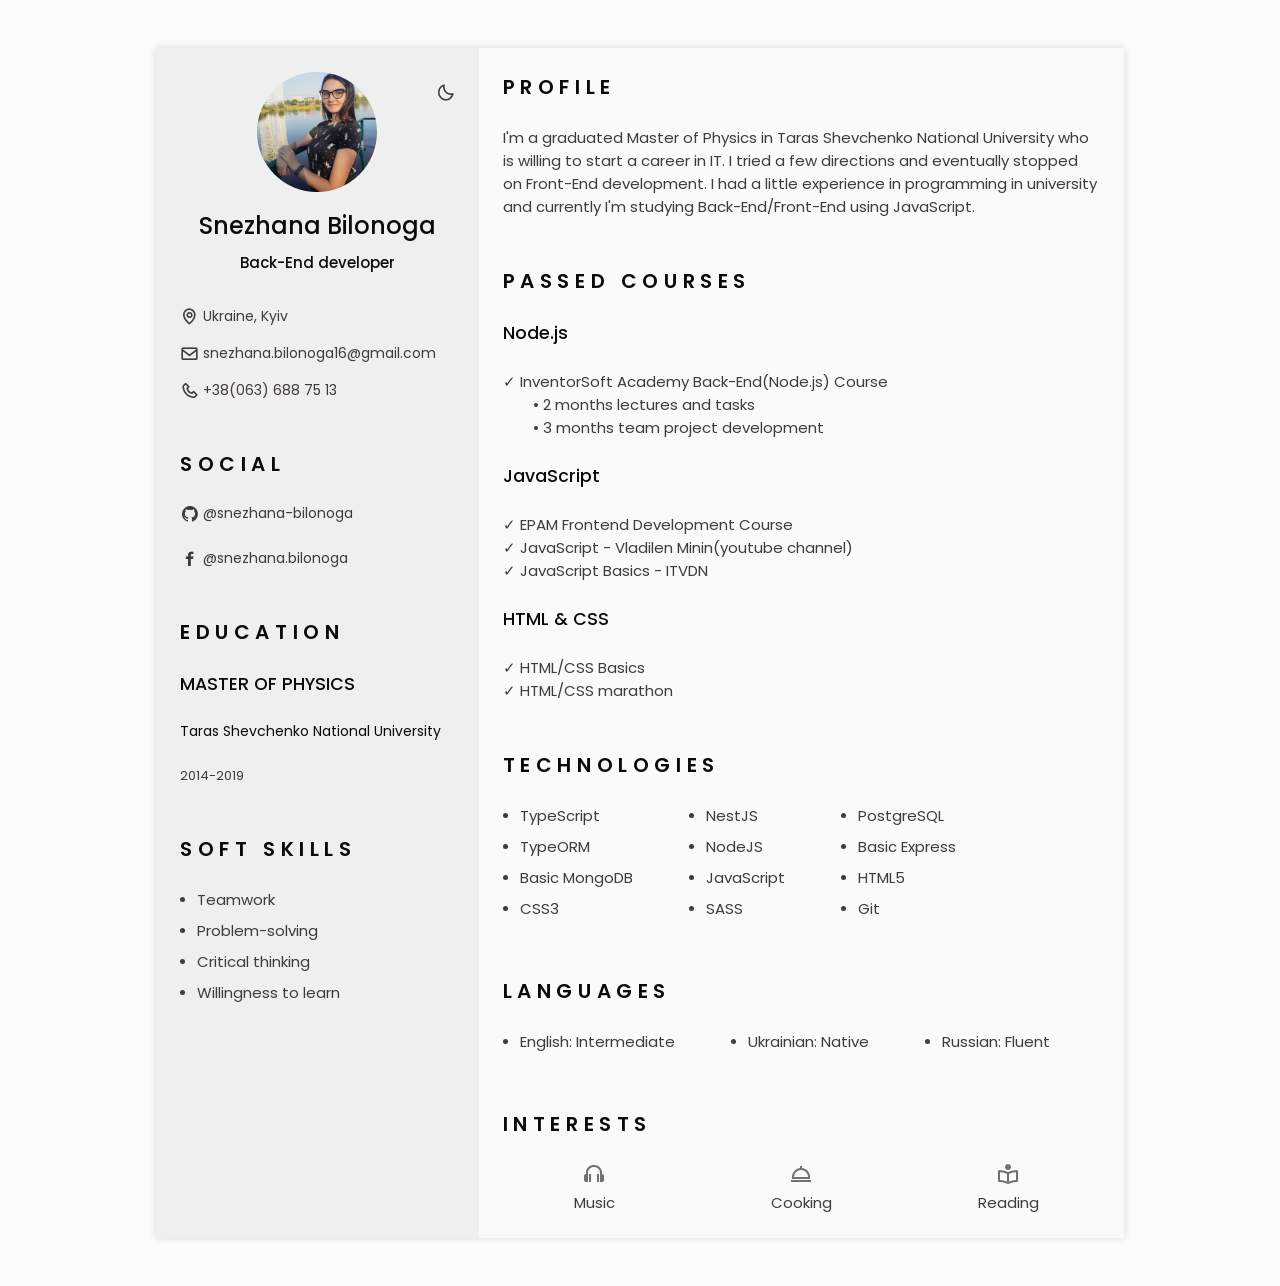
<file: index.html>
<!DOCTYPE html>
<html lang="en">
    <head>
        <meta charset="UTF-8" />
        <meta http-equiv="X-UA-Compatible" content="IE=edge" />
        <meta name="viewport" content="width=device-width, initial-scale=1.0" />
        <link
            rel="stylesheet"
            href="https://cdn.jsdelivr.net/npm/boxicons@latest/css/boxicons.min.css"
        />
        <link rel="stylesheet" href="./assets/css/styles.css" />
        <title>Resume</title>
    </head>
    <body>
        <header class="l-header" id="header">
            <nav class="nav bd-container">
                <a href="#" class="nav_logo">Snezhana</a>
                <div class="nav_menu" id="nav-menu">
                    <ul class="nav_list">
                        <li class="nav_item">
                            <a href="#home" class="nav_link active-link">
                                <i class="bx bx-home nav_icon">Home</i>
                            </a>
                        </li>
                        <li class="nav_item">
                            <a href="#education" class="nav_link">
                                <i class="bx bx-book nav_icon">Education</i>
                            </a>
                        </li>
                        <li class="nav_item">
                            <a href="#skills" class="nav_link">
                                <i class="bx bx-receipt nav_icon">Skills</i>
                            </a>
                        </li>
                        <li class="nav_item">
                            <a href="#profile" class="nav_link">
                                <i class="bx bx-user nav_icon">Profile</i>
                            </a>
                        </li>
                        <li class="nav_item">
                            <a href="#experience" class="nav_link">
                                <i class="bx bx-edit-alt nav_icon"
                                    >Passed courses</i
                                >
                            </a>
                        </li>
                    </ul>
                </div>
                <div class="nav_toggle" id="nav-toggle">
                    <i class="bx bx-grid-alt"></i>
                </div>
            </nav>
        </header>
        <main class="l-main bd-container">
            <div class="resume" id="area-cv">
                <div class="resume_left">
                    <section class="home" id="home">
                        <div class="home_container section bd-grid">
                            <div class="home_data bd-grid">
                                <img
                                    src="./assets/img/photo_2020-09-20_16-34-51.jpg"
                                    alt=""
                                    class="home_img"
                                />

                                <h1 class="home_title">Snezhana Bilonoga</h1>
                                <h3 class="home_profession">
                                    Back-End developer
                                </h3>
                            </div>
                            <div class="home_address bd-grid">
                                <span class="home_information">
                                    <i class="bx bx-map home_icon"></i>Ukraine,
                                    Kyiv
                                </span>
                                <span class="home_information">
                                    <i class="bx bx-envelope home_icon"></i
                                    >snezhana.bilonoga16@gmail.com
                                </span>
                                <span class="home_information">
                                    <i class="bx bx-phone home_icon"></i
                                    >+38(063) 688 75 13
                                </span>
                            </div>
                        </div>
                        <i
                            class="bx bx-moon change-theme"
                            title="Theme"
                            id="theme-button"
                        ></i>
                    </section>
                    <section class="social section">
                        <h2 class="section-title">SOCIAL</h2>
                        <div class="social_container bd-grid">
                            <a
                                href="https://github.com/snezhana-bilonoga"
                                target="_blank"
                                class="social_link"
                            >
                                <i class="bx bxl-github social_icon"></i
                                >@snezhana-bilonoga
                            </a>
                            <a
                                href="https://www.facebook.com/snezhana.bilonoga"
                                target="_blank"
                                class="social_link"
                            >
                                <i class="bx bxl-facebook social_icon"></i
                                >@snezhana.bilonoga
                            </a>
                        </div>
                    </section>
                    <section class="education section" id="education">
                        <h2 class="section-title">Education</h2>

                        <div class="education_container bd-grid">
                            <div class="education_content">
                                <div class="education_data bd-grid">
                                    <h3 class="education_title">
                                        MASTER OF PHYSICS
                                    </h3>
                                    <span class="education_studies"
                                        >Taras Shevchenko National
                                        University</span
                                    >
                                    <span class="education_year"
                                        >2014-2019</span
                                    >
                                </div>
                            </div>
                        </div>
                    </section>
                    <section class="skills section">
                        <h2 class="section-title">Soft Skills</h2>

                        <div class="skills_content bd-grid">
                            <ul class="skills_data">
                                <li class="skills_name">
                                    <span class="skills_circle"></span>Teamwork
                                </li>
                                <li class="skills_name">
                                    <span class="skills_circle"></span
                                    >Problem-solving
                                </li>
                                <li class="skills_name">
                                    <span class="skills_circle"></span>Critical
                                    thinking
                                </li>
                                <li class="skills_name">
                                    <span class="skills_circle"></span
                                    >Willingness to learn
                                </li>
                            </ul>
                        </div>
                    </section>
                </div>
                <div class="resume_right">
                    <section class="profile section" id="profile">
                        <h2 class="section-title">Profile</h2>
                        <p class="profile_description">
                            I'm a graduated Master of Physics in Taras
                            Shevchenko National University who is willing to
                            start a career in IT. I tried a few directions and
                            eventually stopped on Front-End development. I had a
                            little experience in programming in university and
                            currently I'm studying Back-End/Front-End using
                            JavaScript.
                        </p>
                    </section>
                    <section class="experience section" id="experience">
                        <h2 class="section-title">Passed courses</h2>

                        <div class="experience-container bd-grid">
                            <div class="experience_content">
                                <div class="experience_data bd-grid">
                                    <h3 class="experience_title">Node.js</h3>
                                    <ul class="experience-courses">
                                        <li class="experience-course-item">
                                            InventorSoft Academy
                                            Back-End(Node.js) Course
                                            <ul>
                                                <li
                                                    class="experience-technologies"
                                                >
                                                    2 months lectures and tasks
                                                </li>
                                                <li
                                                    class="experience-technologies"
                                                >
                                                    3 months team project
                                                    development
                                                </li>
                                            </ul>
                                        </li>
                                    </ul>
                                    <h3 class="experience_title">JavaScript</h3>
                                    <ul class="experience-courses">
                                        <li class="experience-course-item">
                                            EPAM Frontend Development Course
                                        </li>
                                        <li class="experience-course-item">
                                            JavaScript - Vladilen Minin(youtube
                                            channel)
                                        </li>
                                        <li class="experience-course-item">
                                            JavaScript Basics - ITVDN
                                        </li>
                                    </ul>
                                </div>
                            </div>
                            <div class="experience_content">
                                <div class="experience_data bd-grid">
                                    <h3 class="experience_title">HTML & CSS</h3>
                                    <ul class="experience-courses">
                                        <li class="experience-course-item">
                                            HTML/CSS Basics
                                        </li>
                                        <li class="experience-course-item">
                                            HTML/CSS marathon
                                        </li>
                                    </ul>
                                </div>
                            </div>
                        </div>
                    </section>
                    <section class="technologies section">
                        <h2 class="section-title">Technologies</h2>

                        <div class="technologies_container">
                            <ul class="technologies_content bd-grid">
                                <li class="technologies_name">
                                    <span class="technologies_circle"></span
                                    >TypeScript
                                </li>
                                <li class="technologies_name">
                                    <span class="technologies_circle"></span
                                    >NestJS
                                </li>
                                <li class="technologies_name">
                                    <span class="technologies_circle"></span
                                    >PostgreSQL
                                </li>
                                <li class="technologies_name">
                                    <span class="technologies_circle"></span
                                    >TypeORM
                                </li>
                                <li class="technologies_name">
                                    <span class="technologies_circle"></span
                                    >NodeJS
                                </li>
                                <li class="technologies_name">
                                    <span class="technologies_circle"></span
                                    >Basic Express
                                </li>
                                <li class="technologies_name">
                                    <span class="technologies_circle"></span
                                    >Basic MongoDB
                                </li>
                                <li class="technologies_name">
                                    <span class="technologies_circle"></span
                                    >JavaScript
                                </li>
                                <li class="technologies_name">
                                    <span class="technologies_circle"></span
                                    >HTML5
                                </li>
                                <li class="technologies_name">
                                    <span class="technologies_circle"></span
                                    >CSS3
                                </li>
                                <li class="technologies_name">
                                    <span class="technologies_circle"></span
                                    >SASS
                                </li>
                                <li class="technologies_name">
                                    <span class="technologies_circle"></span>Git
                                </li>
                            </ul>
                        </div>
                    </section>
                    <section class="languages section">
                        <h2 class="section-title">Languages</h2>

                        <div class="languages_container">
                            <ul class="languages_content bd-grid">
                                <li class="languages_name">
                                    <span class="languages_circle"></span
                                    >English: Intermediate
                                </li>
                                <li class="languages_name">
                                    <span class="languages_circle"></span
                                    >Ukrainian: Native
                                </li>
                                <li class="languages_name">
                                    <span class="languages_circle"></span
                                    >Russian: Fluent
                                </li>
                            </ul>
                        </div>
                    </section>
                    <section class="interests section">
                        <h2 class="section-title">Interests</h2>

                        <div class="interests_container bd-grid">
                            <div class="interests_content">
                                <i class="bx bx-headphone interests_icon"></i>
                                <span class="interests_name">Music</span>
                            </div>
                            <div class="interests_content">
                                <i class="bx bx-dish interests_icon"></i>
                                <span class="interests_name">Cooking</span>
                            </div>
                            <div class="interests_content">
                                <i class="bx bx-book-reader interests_icon"></i>
                                <span class="interests_name">Reading</span>
                            </div>
                        </div>
                    </section>
                </div>
            </div>
        </main>
        <a href="#" class="scrolltop" id="scroll-top">
            <i class="bx bx-up-arrow-alt scrolltop_icon"></i>
        </a>
        <script src="./assets/js/index.js"></script>
    </body>
</html>
</file>
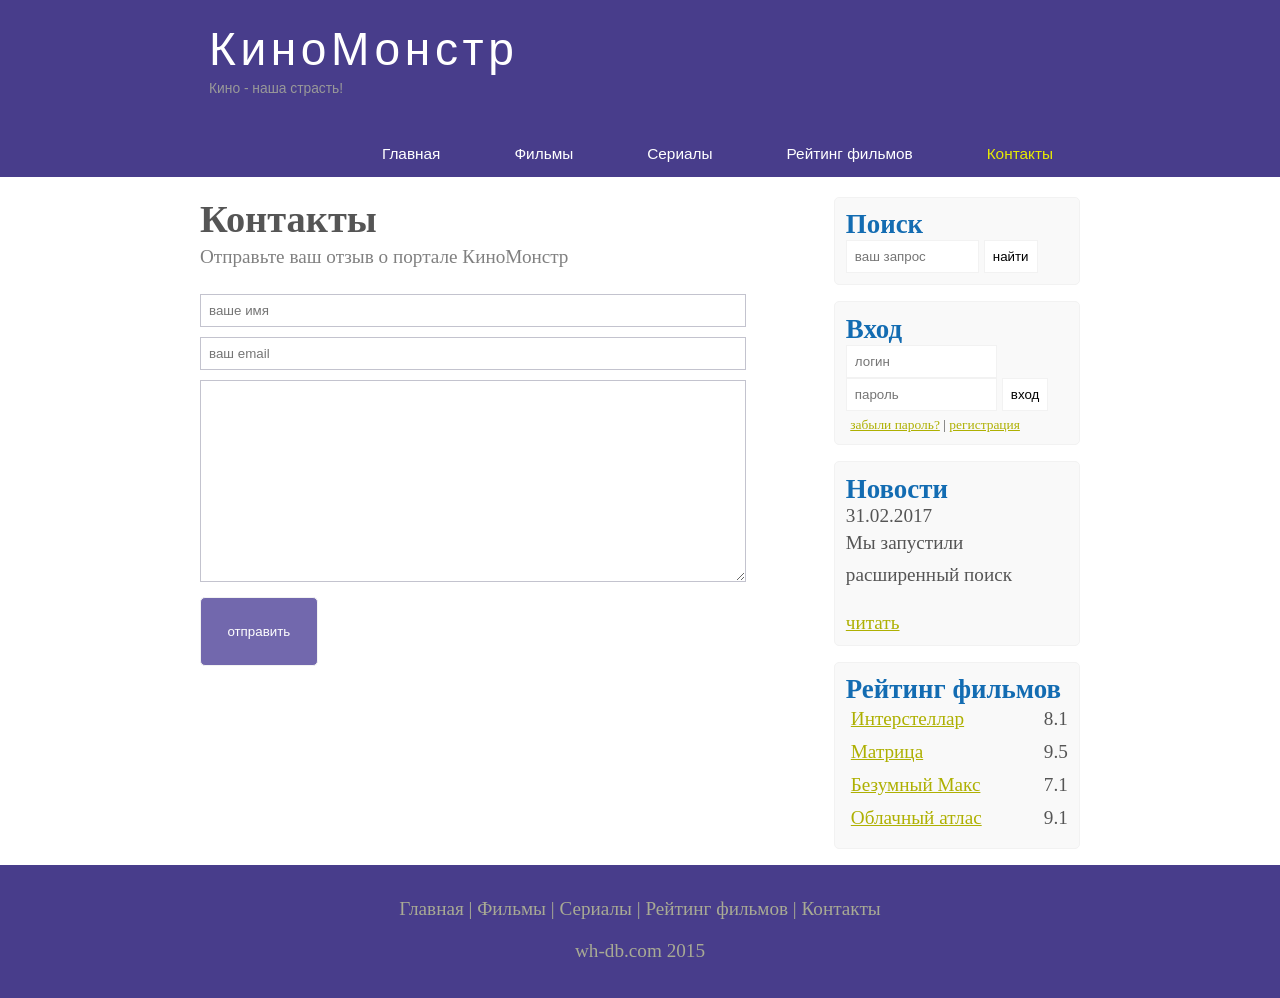
<file: contact.html>
<!DOCTYPE html>
<html lang="en">
<head>
    <meta charset="UTF-8">
    <meta name="viewport" content="width=device-width, initial-scale=1.0">
    <meta name= "description" content="Киномонстр - это портал о кино">
    <meta name="keywords" content="фильмы, фильмы онлайн, hd"> 
    <title>Document</title>
    <link rel="stylesheet" href="assets/css/style.css">
</head>
<body>
    <div class="main">
        <div class="header">
            <div class="logo">
                <div class="logo_text">
                    <h1><a href="/">КиноМонстр</a></h1>
                    <h2>Кино - наша страсть!</h2>
                </div>
            </div>
            <div class="menubar">
                <ul class="menu">  
                    <li><a href="/index.html">Главная</a></li> 
                    <li> <a href="/films.html">Фильмы</a></li>
                    <li> <a href="#">Сериалы</a></li>
                    <li> <a href="/rating.html">Рейтинг фильмов</a></li>
                    <li class="selected"> <a href="#">Контакты</a></li>

            
                </ul>
            </div>
        </div>
        <div class="site_content">
            <div class="sidebar_container">
                <div class="sidebar">
                    <h2>Поиск</h2>
                    <form method="post" action="#" id="search_form">
                        <input type="search" name="search_field" placeholder="ваш запрос"/>
                        <input type="submit" class="btn" value="найти"/>
                    </form>
                </div>
                <div class="sidebar">
                    <h2>Вход</h2>
                    <form method="post" action="#" id="login"></form>
                    <input type="text" name="login_field" placeholder="логин"/>
                    <input type="password" name="password_field" placeholder="пароль"/>
                    <input type="submit" class="btn" value="вход"/>
                    <div class="lables_passreg_text">
                        <span> <a href="#">забыли пароль?</a></span> | <span> <a href="#">регистрация</a></span> 
                    </div>
                </div>
                <div class="sidebar">
                    <h2>Новости</h2>
                    <span>31.02.2017</span>
                    <p>Мы запустили расширенный поиск</p>
                    <a href="#">читать</a>
                </div>
                <div class="sidebar">
                    <h2>Рейтинг фильмов</h2>
                    <ul>
                        <li><a href="/show.html">Интерстеллар</a> <span class="rating_sidebar">8.1</span></li>
                        <li><a href="#">Матрица</a> <span class="rating_sidebar">9.5</span></li>
                        <li><a href="#">Безумный Макс</a> <span class="rating_sidebar">7.1</span></li>
                        <li><a href="#">Облачный атлас</a> <span class="rating_sidebar">9.1</span></li>
                    </ul>
                </div>
            </div>
            <div class="contact">
                <h1>Контакты</h1>
                <p class="text">Отправьте ваш отзыв о портале КиноМонстр</p>
                <div class="send_contact">
                    <form method="post" action="#" id="review_name">
                        <input type="text" name="review_name" placeholder="ваше имя">
                        <input type="text" name="review_email" placeholder="ваш email">
                        <textarea name="review_text"></textarea>
                        <input type="submit" class="btn" value="отправить">
                    </form>

                </div>
            </div>
            </div>
        </div>
       
        <div class="footer">
            <p>
                <a href="#">Главная</a> |
                <a href="#">Фильмы</a> |
                <a href="#">Сериалы</a> |
                <a href="#">Рейтинг фильмов</a> |
                <a href="#">Контакты</a> 
            </p>
            <p>wh-db.com 2015</p>
        </div>
    </div>
    
</body>
</html
</file>
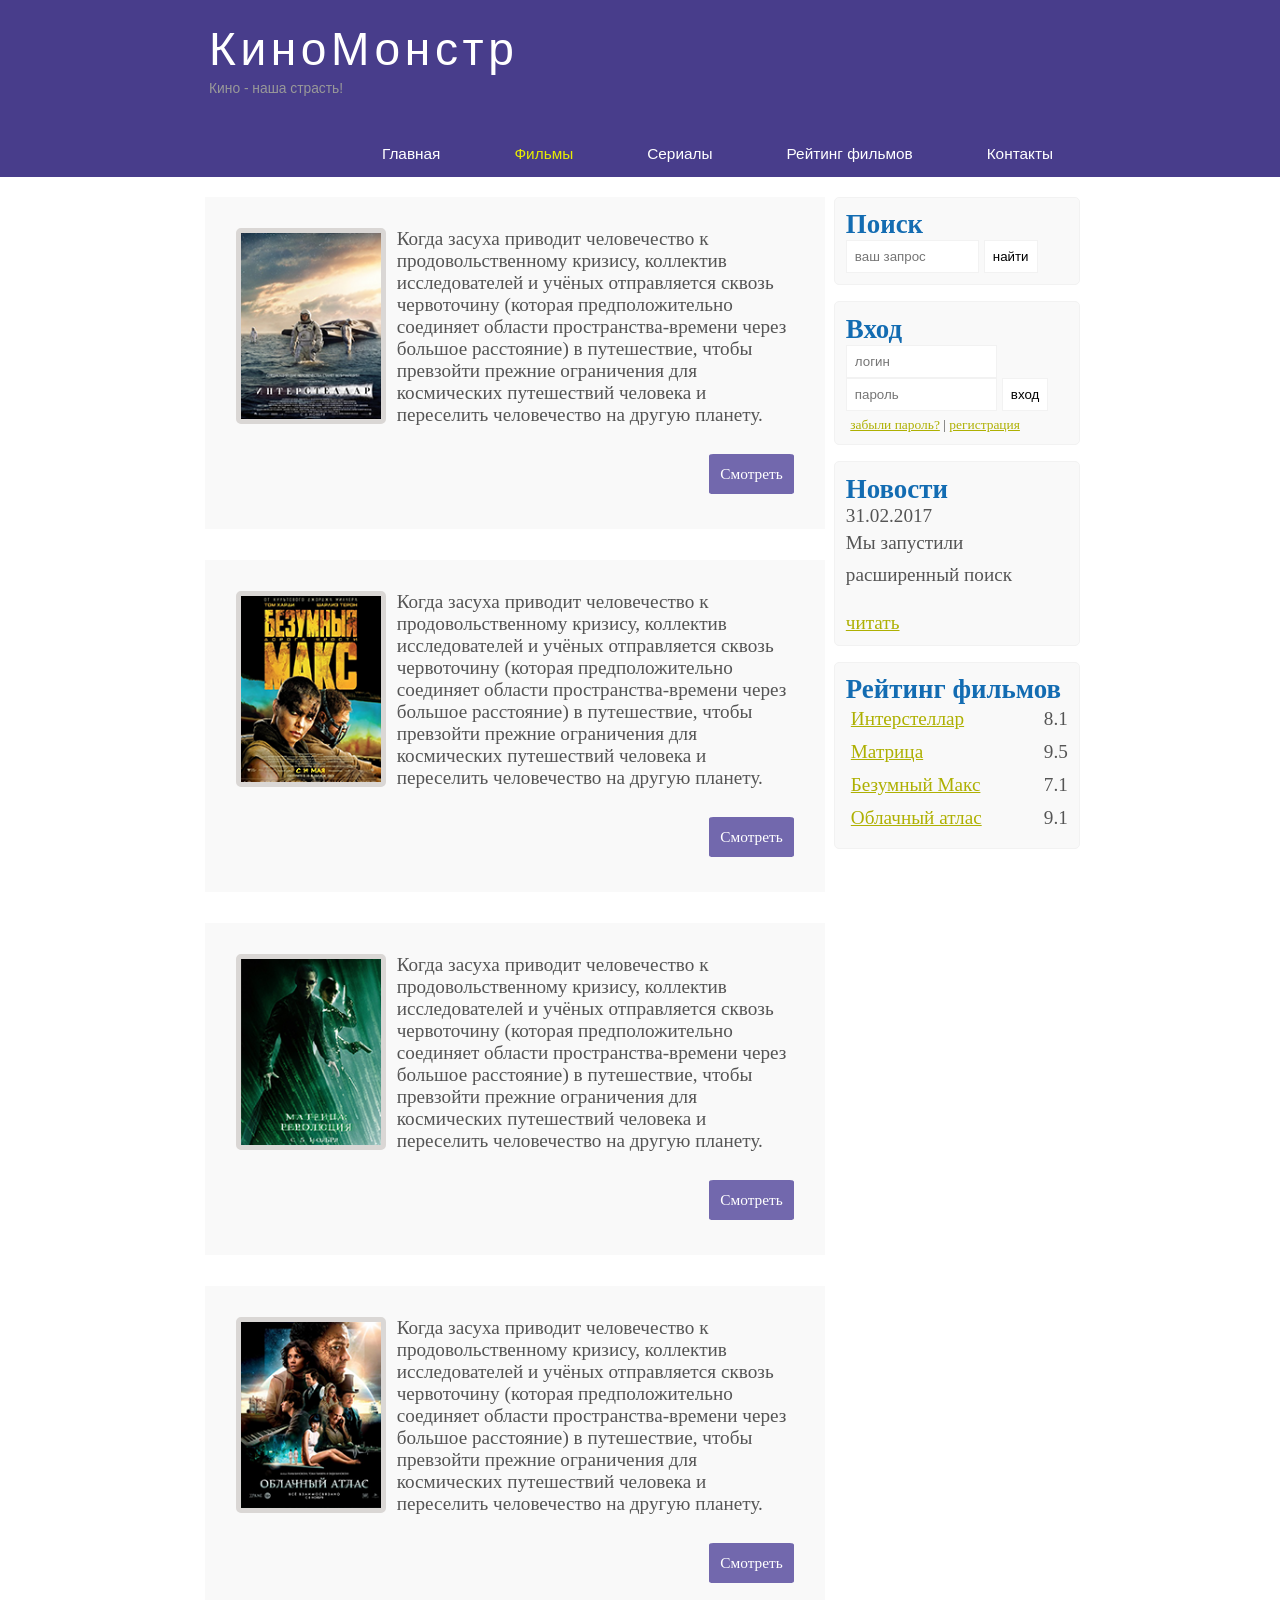
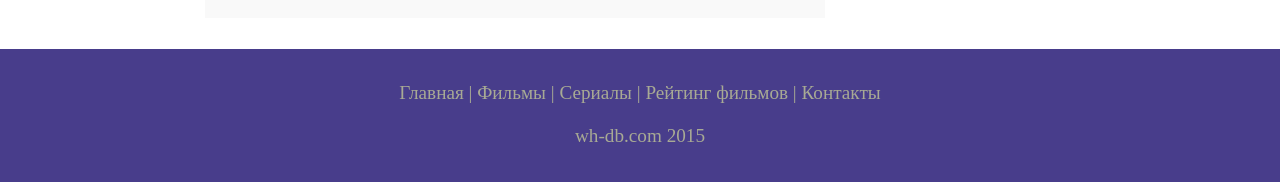
<file: films.html>
<!DOCTYPE html>
<html lang="en">
<head>
    <meta charset="UTF-8">
    <meta name="viewport" content="width=device-width, initial-scale=1.0">
    <meta name= "description" content="Киномонстр - это портал о кино">
    <meta name="keywords" content="фильмы, фильмы онлайн, hd"> 
    <title>Document</title>
    <link rel="stylesheet" href="assets/css/style.css">
</head>
<body>
    <div class="main">
        <div class="header">
            <div class="logo">
                <div class="logo_text">
                    <h1><a href="/">КиноМонстр</a></h1>
                    <h2>Кино - наша страсть!</h2>
                </div>
            </div>
            <div class="menubar">
                <ul class="menu">  
                    <li><a href="/index.html">Главная</a></li> 
                    <li class="selected"> <a href="#">Фильмы</a></li>
                    <li> <a href="#">Сериалы</a></li>
                    <li> <a href="/rating.html">Рейтинг фильмов</a></li>
                    <li> <a href="/contact.html">Контакты</a></li>

            
                </ul>
            </div>
        </div>
        <div class="site_content">
            <div class="sidebar_container">
                <div class="sidebar">
                    <h2>Поиск</h2>
                    <form method="post" action="#" id="search_form">
                        <input type="search" name="search_field" placeholder="ваш запрос"/>
                        <input type="submit" class="btn" value="найти"/>
                    </form>
                </div>
                <div class="sidebar">
                    <h2>Вход</h2>
                    <form method="post" action="#" id="login"></form>
                    <input type="text" name="login_field" placeholder="логин"/>
                    <input type="password" name="password_field" placeholder="пароль"/>
                    <input type="submit" class="btn" value="вход"/>
                    <div class="lables_passreg_text">
                        <span> <a href="#">забыли пароль?</a></span> | <span> <a href="#">регистрация</a></span> 
                    </div>
                </div>
                <div class="sidebar">
                    <h2>Новости</h2>
                    <span>31.02.2017</span>
                    <p>Мы запустили расширенный поиск</p>
                    <a href="#">читать</a>
                </div>
                <div class="sidebar">
                    <h2>Рейтинг фильмов</h2>
                    <ul>
                        <li><a href="/show.html">Интерстеллар</a> <span class="rating_sidebar">8.1</span></li>
                        <li><a href="#">Матрица</a> <span class="rating_sidebar">9.5</span></li>
                        <li><a href="#">Безумный Макс</a> <span class="rating_sidebar">7.1</span></li>
                        <li><a href="#">Облачный атлас</a> <span class="rating_sidebar">9.1</span></li>
                    </ul>
                </div>
            </div>
           <div class="content">
              <div class="info_film">
                  <img src="assets/img/inter.png">
                  Когда засуха приводит человечество к продовольственному кризису, коллектив исследователей и учёных отправляется сквозь червоточину 
                  (которая предположительно соединяет области пространства-времени через большое расстояние) в путешествие, чтобы превзойти прежние ограничения для космических путешествий человека и переселить человечество на другую планету.
                  <div class="button"><a href="/show.html">Смотреть</a></div>
              </div>
              <div class="info_film">
                    <img src="assets/img/max.png">
                    Когда засуха приводит человечество к продовольственному кризису, коллектив исследователей и учёных отправляется сквозь червоточину 
                    (которая предположительно соединяет области пространства-времени через большое расстояние) в путешествие, чтобы превзойти прежние ограничения для космических путешествий человека и переселить человечество на другую планету.
                    <div class="button"><a href="#">Смотреть</a></div>
              </div>
              <div class="info_film">
                    <img src="assets/img/matrix.png">
                    Когда засуха приводит человечество к продовольственному кризису, коллектив исследователей и учёных отправляется сквозь червоточину 
                    (которая предположительно соединяет области пространства-времени через большое расстояние) в путешествие, чтобы превзойти прежние ограничения для космических путешествий человека и переселить человечество на другую планету.
                    <div class="button"><a href="#">Смотреть</a></div>
                </div>
                <div class="info_film">
                    <img src="assets/img/cloud.png">
                    Когда засуха приводит человечество к продовольственному кризису, коллектив исследователей и учёных отправляется сквозь червоточину 
                    (которая предположительно соединяет области пространства-времени через большое расстояние) в путешествие, чтобы превзойти прежние ограничения для космических путешествий человека и переселить человечество на другую планету.
                    <div class="button"><a href="#">Смотреть</a></div>
                </div>
           </div>
            
        </div>
       
        <div class="footer">
            <p>
                <a href="#">Главная</a> |
                <a href="#">Фильмы</a> |
                <a href="#">Сериалы</a> |
                <a href="#">Рейтинг фильмов</a> |
                <a href="#">Контакты</a> 
            </p>
            <p>wh-db.com 2015</p>
        </div>
    </div>
    
</body>
</html
</file>
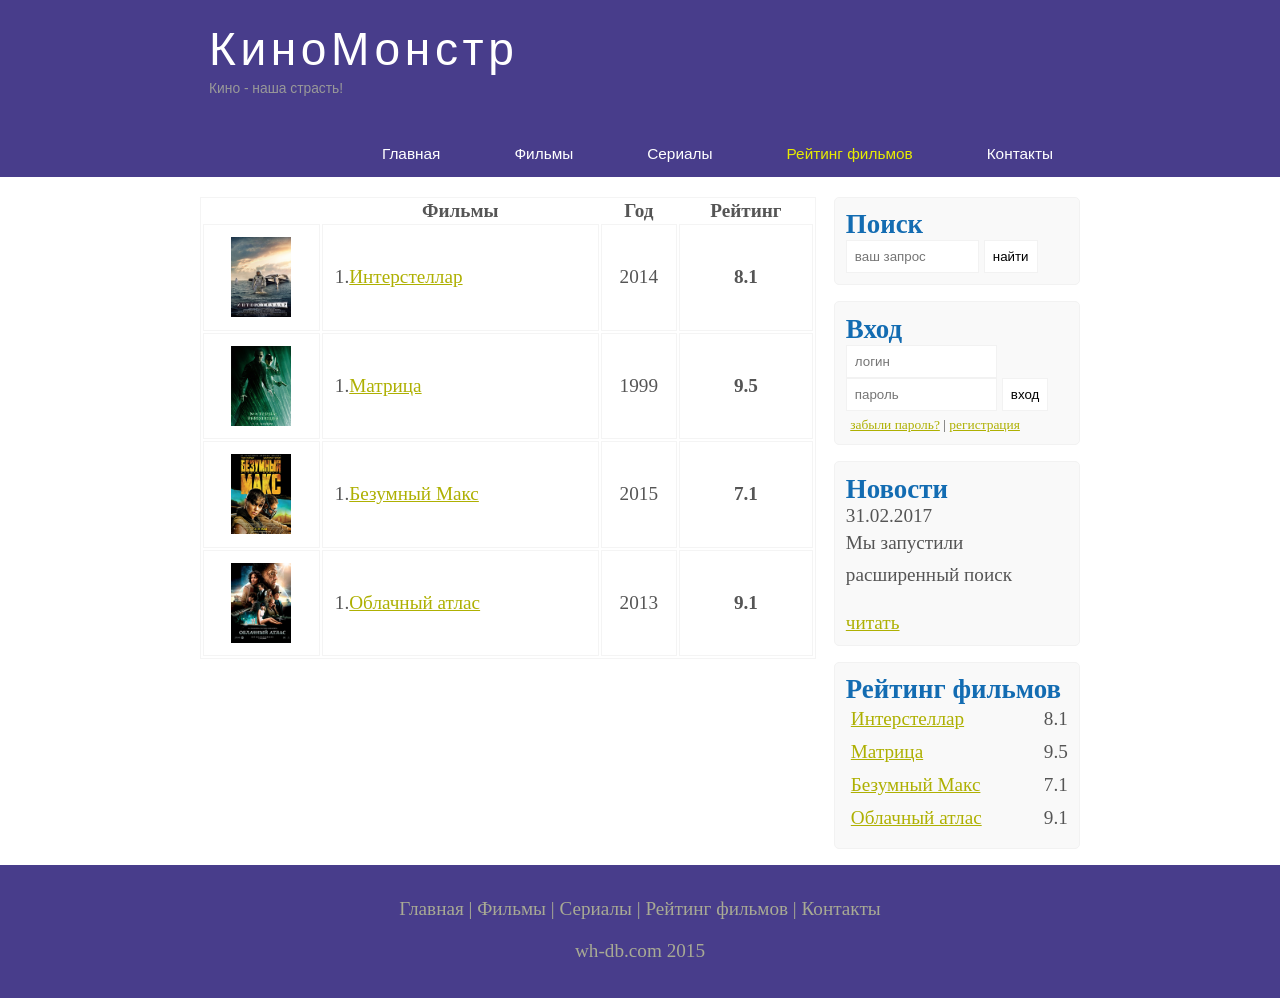
<file: rating.html>
<!DOCTYPE html>
<html lang="en">
<head>
    <meta charset="UTF-8">
    <meta name="viewport" content="width=device-width, initial-scale=1.0">
    <meta name= "description" content="Киномонстр - это портал о кино">
    <meta name="keywords" content="фильмы, фильмы онлайн, hd"> 
    <title>Document</title>
    <link rel="stylesheet" href="assets/css/style.css">
</head>
<body>
    <div class="main">
        <div class="header">
            <div class="logo">
                <div class="logo_text">
                    <h1><a href="/">КиноМонстр</a></h1>
                    <h2>Кино - наша страсть!</h2>
                </div>
            </div>
            <div class="menubar">
                <ul class="menu">  
                    <li><a href="/index.html">Главная</a></li> 
                    <li> <a href="/films.html">Фильмы</a></li>
                    <li> <a href="#">Сериалы</a></li>
                    <li class="selected"> <a href="/rating.html">Рейтинг фильмов</a></li>
                    <li> <a href="/contact.html">Контакты</a></li>

            
                </ul>
            </div>
        </div>
        <div class="site_content">
            <div class="sidebar_container">
                <div class="sidebar">
                    <h2>Поиск</h2>
                    <form method="post" action="#" id="search_form">
                        <input type="search" name="search_field" placeholder="ваш запрос"/>
                        <input type="submit" class="btn" value="найти"/>
                    </form>
                </div>
                <div class="sidebar">
                    <h2>Вход</h2>
                    <form method="post" action="#" id="login"></form>
                    <input type="text" name="login_field" placeholder="логин"/>
                    <input type="password" name="password_field" placeholder="пароль"/>
                    <input type="submit" class="btn" value="вход"/>
                    <div class="lables_passreg_text">
                        <span> <a href="#">забыли пароль?</a></span> | <span> <a href="#">регистрация</a></span> 
                    </div>
                </div>
                <div class="sidebar">
                    <h2>Новости</h2>
                    <span>31.02.2017</span>
                    <p>Мы запустили расширенный поиск</p>
                    <a href="#">читать</a>
                </div>
                <div class="sidebar">
                    <h2>Рейтинг фильмов</h2>
                    <ul>
                        <li><a href="/show.html">Интерстеллар</a> <span class="rating_sidebar">8.1</span></li>
                        <li><a href="#">Матрица</a> <span class="rating_sidebar">9.5</span></li>
                        <li><a href="#">Безумный Макс</a> <span class="rating_sidebar">7.1</span></li>
                        <li><a href="#">Облачный атлас</a> <span class="rating_sidebar">9.1</span></li>
                    </ul>
                </div>
            </div>
            <div class="contact">
              <table>
                  <tr>
                        <th></th>
                        <th>Фильмы</th>
                        <th class="center">Год</th>
                        <th class="center">Рейтинг</th>
                  </tr>
                  <tr>
                        <td class="center"><img src="/assets/img/inter.png"></td>
                        <td>1.<a href="/show.html">Интерстеллар</a></td>
                        <td class="center">2014</td>
                        <td class="center rating">8.1</td>
                  </tr>
                  <tr>
                        <td class="center"><img src="/assets/img/matrix.png"></td>
                        <td>1.<a href="#">Матрица</a></td>
                        <td class="center">1999</td>
                        <td class="center rating">9.5</td>
                  </tr>
                  <tr>
                        <td class="center"><img src="/assets/img/max.png"></td>
                        <td>1.<a href="#">Безумный Макс</a></td>
                        <td class="center">2015</td>
                        <td class="center rating">7.1</td>
                 </tr>
                 <tr>
                        <td class="center"><img src="/assets/img/cloud.png"></td>
                        <td>1.<a href="#">Облачный атлас</a></td>
                        <td class="center">2013</td>
                        <td class="center rating">9.1</td>
                 </tr>
              </table>
            </div>
            </div>
        </div>
       
        <div class="footer">
            <p>
                <a href="#">Главная</a> |
                <a href="#">Фильмы</a> |
                <a href="#">Сериалы</a> |
                <a href="#">Рейтинг фильмов</a> |
                <a href="#">Контакты</a> 
            </p>
            <p>wh-db.com 2015</p>
        </div>
    </div>
    
</body>
</html
</file>
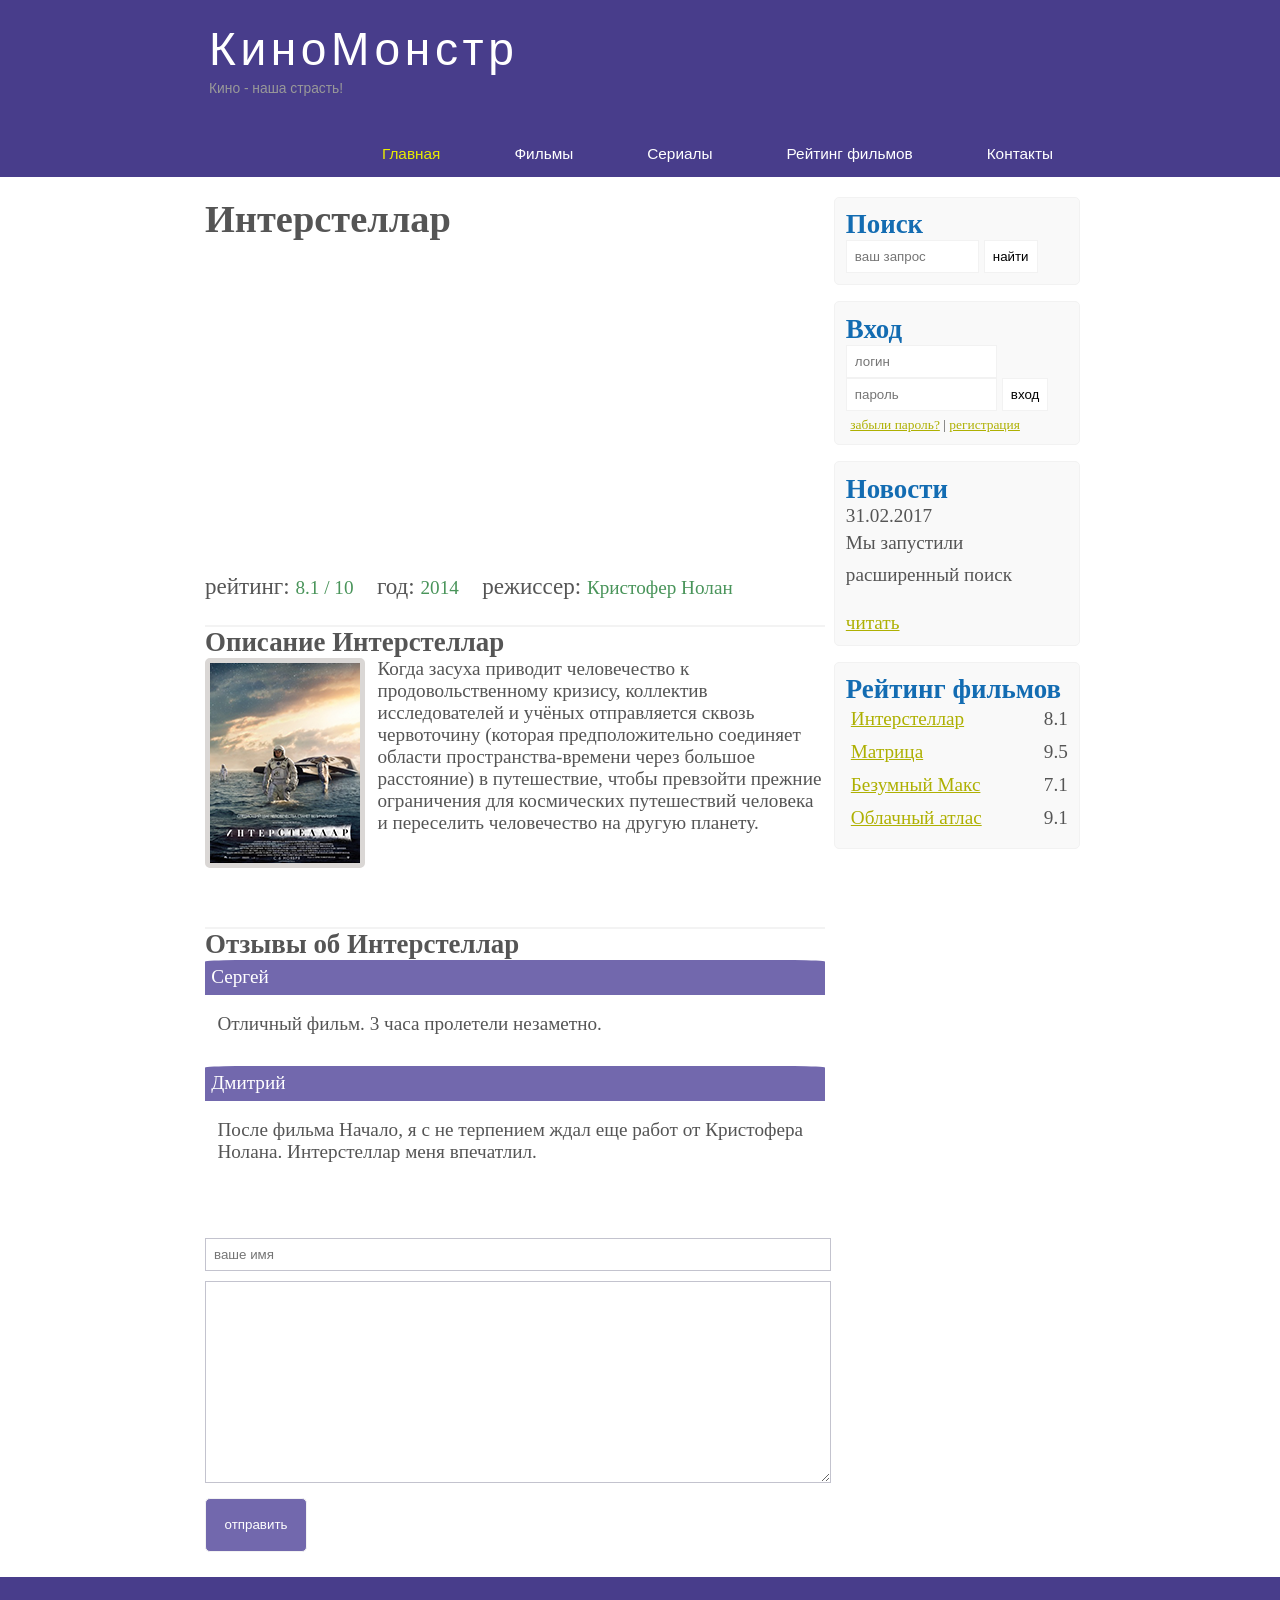
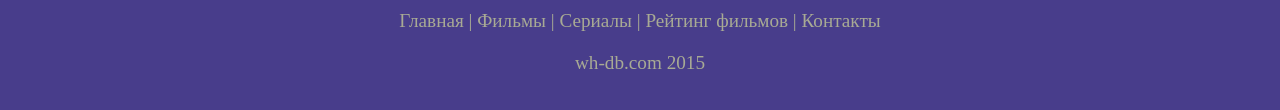
<file: show.html>
<!DOCTYPE html>
<html lang="en">
<head>
    <meta charset="UTF-8">
    <meta name="viewport" content="width=device-width, initial-scale=1.0">
    <meta name= "description" content="Киномонстр - это портал о кино">
    <meta name="keywords" content="фильмы, фильмы онлайн, hd"> 
    <title>Document</title>
    <link rel="stylesheet" href="assets/css/style.css">
</head>
<body>
    <div class="main">
        <div class="header">
            <div class="logo">
                <div class="logo_text">
                    <h1><a href="/">КиноМонстр</a></h1>
                    <h2>Кино - наша страсть!</h2>
                </div>
            </div>
            <div class="menubar">
                <ul class="menu">  
                    <li class="selected"><a href="/index.html">Главная</a></li> 
                    <li> <a href="/films.html">Фильмы</a></li>
                    <li> <a href="#">Сериалы</a></li>
                    <li> <a href="/rating.html">Рейтинг фильмов</a></li>
                    <li> <a href="/contact.html">Контакты</a></li>

            
                </ul>
            </div>
        </div>
        <div class="site_content">
            <div class="sidebar_container">
                <div class="sidebar">
                    <h2>Поиск</h2>
                    <form method="post" action="#" id="search_form">
                        <input type="search" name="search_field" placeholder="ваш запрос"/>
                        <input type="submit" class="btn" value="найти"/>
                    </form>
                </div>
                <div class="sidebar">
                    <h2>Вход</h2>
                    <form method="post" action="#" id="login"></form>
                    <input type="text" name="login_field" placeholder="логин"/>
                    <input type="password" name="password_field" placeholder="пароль"/>
                    <input type="submit" class="btn" value="вход"/>
                    <div class="lables_passreg_text">
                        <span> <a href="#">забыли пароль?</a></span> | <span> <a href="#">регистрация</a></span> 
                    </div>
                </div>
                <div class="sidebar">
                    <h2>Новости</h2>
                    <span>31.02.2017</span>
                    <p>Мы запустили расширенный поиск</p>
                    <a href="#">читать</a>
                </div>
                <div class="sidebar">
                    <h2>Рейтинг фильмов</h2>
                    <ul>
                        <li><a href="/show.html">Интерстеллар</a> <span class="rating_sidebar">8.1</span></li>
                        <li><a href="#">Матрица</a> <span class="rating_sidebar">9.5</span></li>
                        <li><a href="#">Безумный Макс</a> <span class="rating_sidebar">7.1</span></li>
                        <li><a href="#">Облачный атлас</a> <span class="rating_sidebar">9.1</span></li>
                    </ul>
                </div>
            </div>
            <div class="content">
                <h1>Интерстеллар</h1>
                <iframe width="560" height="315" src="https://www.youtube.com/embed/xHGRCBV46ik" frameborder="0" allow="accelerometer; autoplay; clipboard-write; encrypted-media; gyroscope; picture-in-picture" allowfullscreen></iframe>
                <div class="info_film_page">
                    <span class="label">рейтинг: </span><span class="value">8.1 / 10</span>
                    <span class="label">год: </span><span class="value">2014</span>
                    <span class="label">режиссер: </span><span class="value">Кристофер Нолан</span>
                </div>
                <hr>

                <h2>Описание Интерстеллар</h2>
                <div class="discription_film">
                    <img src="assets/img/inter.png" >
                    Когда засуха приводит человечество к продовольственному кризису, коллектив исследователей и учёных отправляется сквозь червоточину (которая предположительно соединяет области пространства-времени через большое расстояние) в путешествие, чтобы превзойти прежние ограничения для космических путешествий человека и переселить человечество на другую планету.
                </div>


                <hr>
                <h2>Отзывы об Интерстеллар</h2>
                <div class="reviews">
                    <div class="review_name">
                        Сергей
                    </div>
                    <div class="review_text">
                        Отличный фильм. 3 часа  пролетели незаметно.
                    </div>
                    <div class="review_name">
                        Дмитрий
                    </div>
                    <div class="review_text">
                        После фильма Начало, я с не терпением ждал еще работ от Кристофера Нолана. Интерстеллар меня впечатлил.
                    </div>
                </div>
                <div class="send">
                    <form method="post" action="#" id="review">
                        <input type="text" name="review_name" placeholder="ваше имя">
                        <textarea name="review_text"></textarea>
                        <input type="submit" class="btn" value="отправить">

                    </form>
                </div>
            </div>
        </div>
       
        <div class="footer">
            <p>
                <a href="#">Главная</a> |
                <a href="#">Фильмы</a> |
                <a href="#">Сериалы</a> |
                <a href="#">Рейтинг фильмов</a> |
                <a href="#">Контакты</a> 
            </p>
            <p>wh-db.com 2015</p>
        </div>
    </div>
    
</body>
</html>
</file>
<file: assets/css/styles.css>
@import url('https://fonts.googleapis.com/css2?family=Poppins:wght@400;500;600&display=swap');

:root {
    --header-height: 3rem;
    --title-color: #0b0a0a;
    --text-color: #403a3a;
    --text-color-light: #707070;
    --container-color: #fafafa;
    --container-color-alt: #f0efef;
    --body-color: #fcfcfc;

    --body-font: 'Poppins', sans-serif;
    --h1-font-size: 1.5rem;
    --h2-font-size: 1.25rem;
    --h3-font-size: 1rem;
    --normal-font-size: 0.938rem;
    --small-font-size: 0.875rem;
    --smaller-font-size: 0.813rem;

    --font-medium: 500;
    --font-semi-bold: 600;

    --mb-1: 0.5rem;
    --mb-2: 1rem;
    --mb-3: 1.5rem;

    --z-tooltip: 10;
    --z-fixed: 100;
}
*,
::before,
::after {
    box-sizing: border-box;
}

html {
    scroll-behavior: smooth;
}

body.dark-theme {
    --title-color: #f2f2f2;
    --text-color: #bfbfbf;
    --container-color: #212121;
    --container-color-alt: #181616;
    --body-color: #2b2b2b;
}
.change-theme {
    position: absolute;
    right: 0;
    top: 2.2rem;
    display: flex;
    color: var(--text-color);
    font-size: 1.2rem;
    cursor: pointer;
}
.change-theme:hover {
    color: var(--title-color);
}
body {
    margin: 0 0 var(--header-height) 0;
    padding: 0;
    font-family: var(--body-font);
    font-size: var(--normal-font-size);
    background-color: var(--body-color);
    color: var(--text-color);
}
h1,
h2,
h3,
ul,
p {
    margin: 0;
}
h1,
h2,
h3 {
    color: var(--title-color);
    font-weight: var(--font-medium);
}
ul {
    padding: 0;
    list-style: none;
}
a {
    text-decoration: none;
}
img {
    max-width: 100%;
    height: auto;
}
.section {
    padding: 1.5rem 0;
}
.section-title {
    font-size: var(--h2-font-size);
    color: var(--title-color);
    font-weight: var(--font-semi-bold);
    text-transform: uppercase;
    letter-spacing: 0.35rem;
    text-align: center;
    margin-bottom: var(--mb-3);
}
.bd-container {
    max-width: 968px;
    width: calc(100% - 3rem);
    margin-left: var(--mb-3);
    margin-left: var(--mb-3);
}
.bd-grid {
    display: grid;
    gap: 1.5rem;
}
.l-header {
    width: 100%;
    position: fixed;
    bottom: 0;
    left: 0;
    z-index: var(--z-fixed);
    background-color: var(--body-color);
    box-shadow: 0 -1px 4px rgba(0, 0, 0, 0.1);
    transition: 0.3s;
}
.nav {
    height: var(--header-height);
    display: flex;
    justify-content: space-between;
    align-items: center;
}
@media screen and (max-width: 968px) {
    .nav_menu {
        position: fixed;
        bottom: -100%;
        left: 0;
        width: 100%;
        padding: 2rem 1.5rem;
        background-color: var(--body-color);
        box-shadow: 0 1px 4px rgba(0, 0, 0, 0.1);
        border-radius: 1rem 1rem 0 0;
        z-index: var(--z-fixed);
        transition: 0.3s;
    }
}
.nav_logo,
.nav_toggle {
    color: var(--title-color);
    font-weight: var(--font-medium);
}
.nav_toggle {
    font-size: 1.2rem;
    cursor: pointer;
}
.nav_item {
    text-align: center;
}
.nav_list {
    display: grid;
    grid-template-columns: repeate(3, 1fr);
    gap: 2rem;
}
.nav_link {
    display: flex;
    flex-direction: column;
    font-size: var(--smaller-font-size);
    color: var(--text-color-light);
    font-weight: var(--font-medium);
}
.nav_link:hover {
    color: var(--text-color);
}
.nav_icon {
    font-size: 1.2rem;
    margin-bottom: var(--mb-1);
}
.show-menu {
    bottom: var(--header-height);
}
.active-link {
    color: var(--title-color);
}
.home {
    position: relative;
}
.home_container {
    gap: 3rem;
}
.home_data {
    gap: 0.5rem;
    text-align: center;
}
.home_img {
    width: 120px;
    height: 120px;
    border-radius: 50%;
    justify-self: center;
    margin-bottom: var(--mb-1);
}
.home_title {
    font-size: var(--h1-font-size);
}
.home_profession {
    font-size: var(--normal-font-size);
    margin-bottom: var(--mb-1);
}
.home_address {
    gap: 1rem;
}
.home_information {
    display: flex;
    align-items: center;
    font-size: var(--small-font-size);
}
.home_icon {
    font-size: 1.2rem;
    margin-right: 0.25rem;
}

.social_link {
    display: inline-flex;
    align-items: center;
    font-size: var(--small-font-size);
    color: var(--text-color);
}
.social_link:hover {
    color: var(--title-color);
}
.social_icon {
    font-size: 1.2rem;
    margin-right: 0.25rem;
}
.profile_description {
    text-align: center;
}
.education_content,
.experience_content {
    display: flex;
}
.education_title .experience_title {
    font-size: var(--h3-font-size);
}
.education_studies {
    font-size: var(--small-font-size);
    color: var(--title-color);
}
.education_year {
    font-size: var(--smaller-font-size);
}
.languages_content,
.technologies_content {
    gap: 0;
}
.skills_name,
.languages_name,
.technologies_name {
    display: flex;
    align-items: center;
    margin-bottom: var(--mb-1);
}
.skills_circle,
.languages_circle,
.technologies_circle {
    display: inline-block;
    width: 5px;
    height: 5px;
    background-color: var(--text-color);
    border-radius: 50%;
    margin-right: 0.75rem;
}
.experience_time {
    padding-right: 1rem;
}
.experience_rounder {
    position: relative;
    display: block;
    width: 13px;
    height: 13px;
    background-color: var(--text-color-light);
    border-radius: 50%;
    margin-top: 0.25rem;
}
.experience-technologies {
    margin-left: 30px;
}
.experience-course-item::before {
    content: '✓';
}
.experience-technologies::before {
    content: '•';
}
.interests_container {
    grid-template-columns: repeat(3, 1fr);
    margin-top: var(--mb-2);
}
.interests_content {
    display: flex;
    flex-direction: column;
    align-items: center;
}
.interests_icon {
    font-size: 1.5rem;
    color: var(--text-color-light);
    margin-bottom: 0.25rem;
}
.scrolltop {
    position: fixed;
    right: 1rem;
    bottom: -20%;
    display: flex;
    justify-content: center;
    align-items: center;
    padding: 0.3rem;
    background-color: var(--container-color-alt);
    border-radius: 0.4rem;
    z-index: var(--z-tooltip);
    transition: 0.4s;
    visibility: hidden;
}
.scrolltop_icon {
    font-size: 1.2rem;
    color: var(--text-color);
}
.show-scroll {
    visibility: visible;
    bottom: 5rem;
}
@media screen and (max-width: 320px) {
    .nav_list {
        grid-template-columns: repeat(2, 1fr);
        gap: 1rem 0.5rem;
    }
}
@media screen and (min-width: 968px) {
    body {
        margin: 3rem 0;
    }
    .bd-container {
        margin-left: auto;
        margin-right: auto;
    }
    .l-header,
    .scrolltop {
        display: none;
    }
    .resume {
        display: grid;
        grid-template-columns: 0.5fr 1fr;
        background-color: var(--container-color);
        box-shadow: 0 0 8px rgba(13, 12, 12, 0.15);
    }
    .resume_left {
        background-color: var(--container-color-alt);
    }
    .resume_left,
    .resume_right {
        padding: 0 1.5rem;
    }
    .section-title,
    .profile_description {
        text-align: initial;
    }
    .home_container {
        gap: 1.5rem;
    }
    .languages_content,
    .technologies_content {
        grid-template-columns: repeat(3, max-content);
        column-gap: 3.5rem;
    }
}
</file>
<file: assets/css/style.css>
*{
    padding: 0;
    margin: 0;
}
body{
    font-size: 1.2em;
    background-color:#fff;
    color:#555 ;
}
p{
    padding: 0 0 20px 0;
    line-height: 1.7em;
}
input[type="text"], input[ type="password"], input[type="search"]{
    color: #5d5d5d;
    width: 60%;
    padding: 8px;
}
input, textarea{
    outline: none;
    border: none;
    border: solid 1px #f2f2f2;
}
h1 h2{
    font: normal 170% 'century gothic', arial;
    margin: 0 0 15px 0;
    padding: 15px o 5px 0;
    color: #000;
}
h2{
    font-size: 140%;
}
a, a:hover{
    outline: none;
    text-decoration: underline;
    color: #aeb002;
}
ul{
    margin: 2px 0 22px 17px ;
}
ul li{
    margin: 0 0 6px 0;
    padding: 0 0 4px 5px;
    line-height: 1.5em;
}


.header{
    background-color: darkslateblue;
    height: 177px;
    font-size: 0.8em;
    margin-left: 0px;
    margin-right: 0px;
    min-width: 900px;
}
.main, .logo, .menubar, .site_content, .footer{
    margin-left: auto;
    margin-right: auto;
}
.logo{
    width: 880px;
    padding-bottom: 40px;
}
.logo h1, .logo h2{
    font: normal 300% 'century gothic', arial, sans-serif;
    margin: 0 0 0 9px;
}
.logo_text h1, .logo_text h1 a, .logo_text h1 a:hover {
    padding: 22px 0 0 0;
    color: #fff;
    letter-spacing: 0.1em;
    text-decoration: none;
}
.logo_text h2{
    font-size: 0.9em;
    padding: 4px 0 0 0;
    color: #999;
}
.menubar{
    width: 900px;
    height: 46px;
}
ul.menu{
    float: right;
}
ul.menu li{
    float: left;
    padding: 0 0 0 9px;
    list-style: none;
    margin: 1px 2px 0 0;
}
ul.menu li a{
    font: normal 100% 'trebuchet ms', sans-serif;
    display: block;
    height: 20px;
    padding: 6px 35px 5px 28px;
    color:#fff;
    text-decoration: none;
}
ul.menu li.selected a{
    color: #e8ec00;
}
ul.menu li a:hover{
    color: #e4ec04;
}
hr{
    border: solid 1px #f3f3f3;
}
.site_content{
    width: 880px;
    overflow: hidden;
    margin: 20px auto 0 auto;
    background-color: white;
}
.sidebar_container{
    float: right;
    width: 224px;
}
.sidebar{
    float: right;
    width: 222px;
    padding: 5%;
    margin: 0 0 16px 0;
    border: solid 1px #f2f2f2;
    border-radius: 5px;
    background-color: #f9f9f9;
}
.btn{
    padding: 8px;
    background-color: white;
    cursor: pointer;
}
.sidebar h2{
    color: #136cb2;
}
.lables_passreg_text{
    font-size: 0.7em;
    margin-top: 3%;
    margin-left: 2%;
}
.sidebar ul{
    margin: 0;
}
.sidebar ul li{
    list-style-type: none;
    margin: 0 0 0 0;
}
.sidebar .rating_sidebar{
    float: right;
}
.content{
    text-align: left ;
    width: 620px;
    padding: 0 0 0 5px;
    float: left;
}
.content a{
    text-decoration: none;
}
.films_block{
    margin-bottom: 5px;
}
.films_block img{
    border-radius: 5px;
    border: solid 5px #dad7d5;
    width: 22%;
}
 .posts .posts_content{
     font-size: 0.8em;
 }
 .info_film_page{
     margin-top: 2%;
     margin-bottom: 4%;
 }
 .info_film_page .label{
    font-size: 1.2em;
 }
 .info_film_page .value{
     font-size: 1em;
     color: #49945a;
     margin-right: 3%;
 }
 .discription_film{
    margin-bottom: 15%;
 }
 .discription_film img{
     float: left;
     margin-right: 2%;
     border-radius: 5px;
     border: solid 5px #dad7d5 ;
 }
 .reviews{
     margin-bottom: 7%;
 }
 .reviews .review_name{
    background-color: #7268ad;
    color: white;
    padding: 1%;
    border-top-left-radius: 5%;
    border-top-right-radius: 5%;
 }
 .reviews .review_text{
     padding-top: 3%;
     padding-bottom: 5%;
     padding-left: 2%;
 }
 .send{
     margin-bottom: 4%;
 }
 .send input[type=text], textarea {
    border: solid 1px #c3c3ce;
    margin-bottom: 10px;
 }
 .send input[type=text] {
     width: 98%;
 }
 .send textarea{
     width: 624px;
     height: 200px;
 }
 .send input[type=submit] {
     background-color: #7268ad;
     padding: 3%;
     color: white;
     border-radius: 5px;
 }
 .send_contact{
    margin-bottom: 4%;
 }
 .send_contact input[type=text], textarea {
    border: solid 1px #c3c3ce;
    margin-bottom: 10px;
 }
 .send_contact textarea{
    width: 544px;
    height: 200px;
}
 .send_contact input[type=submit] {
    background-color: #7268ad;
    padding: 3%;
    color: white;
    border-radius: 5px;
}
.text{
    color: gray;
    font-size: 1em;
}
.info_film{
    margin-bottom: 5%;
    background-color: #f9f9f9;
    padding: 5%;
    height: 270px;
}
.info_film img{
    float: left;
    margin-right: 2%;
    border-radius: 5px;
    border: solid 5px #dad7d5;
    width: 25%;
}
.button{
    background-color: #7268ad;
    padding: 2%;
    border-radius: 5%;
    color: white;
    float: right;
    margin-top: 5%;
    clear: both;
    font-size: 0.8em;
}
.button a{
    color: white;
}
table{
    width: 70%;
    border: solid 1px #f4f4f4;
}
td{
    padding: 2%;
    border: solid 1px #f4f4f4;
}
td img{
    width: 60px;
    vertical-align: middle;
}
.center{
text-align: center;
}
.rating{
    font-weight: bold;
}

.footer{
    width: 100%;
    height: 100px;
    padding: 28px 0 5px 0;
    text-align: center;
    background-color: darkslateblue;
    color: #a8aa94;
    margin-left: 0px;
    margin-right: 0px;
    min-width: 900px;
}
.footer a{
    color:#a8aa94 ;
    text-decoration: none;
}
.footer a:hover{
    color: #fff;
    text-decoration: none;
}
.footer p{
    padding: 0 0 10px 0;
}

/*CSS Mobile */
@media only screen
and (min-device-width: 320px)
and (max-device-width: 568px){
    .header{
        background-color: #257965;
        min-width: 100%;
        height: 20%;
        text-align: center;
    }
    .logo{
        width: 100%;
    }
    .site_content{
        width: 100%;
    }
    .menubar{
        width: 100%;
        height: 100%;
    } 
    
    .content{
        width: 100%;
        text-align: center;
    }
    .site_content{
        width: 100%;
        text-align: center;
    }
    .sidebar_container{
        display: none;
    }
    .footer{
        display: none;
    }
    ul.menu{
        float: none;
    }
    ul.menu li{
        padding: 0;
        margin: 0;
        float: none;
    }
    .logo h1{
        font: normal 235% 'century gothic', arial, sans-serif;
    }
    .logo h2{
        font: normal 100% 'century gothic', arial, sans-serif;
        color: white;
    }
    .content h1 h2{
        font: normal 110% 'century gothic', arial; 
    }
    .films_block img{
        width: 43%;
    }
    .posts_content p{
        line-height: 1.5em;
        padding: 3%;
        text-align: left;
    }
    .posts p{
        font-size: 120%;
    }
    /*films page */
    .info_film{
        float: none;
        height: 100%;
    }
    .info_film img{
        width: 90%;
        margin-bottom: 5%;
    }
    .button{
        float: none;
    }
    /*rating page */
    table{
        display: block;
    }
    th{
        font-size: 95%;
    }
    td{
        padding: 0%;
        margin: 0%;
        text-align: left;
        font-size: 95%;
    }
    /*show page */
    iframe{
        width: 88%;
        height: 100%;
    }
    .discription_film{
        width: 90%;
        text-align: left;
        margin-left: 2%;
    }
    .discription_film img{
        float: none;
        width: 73%;
        display: block;
        margin: 0;
        padding: 0;
        margin-left: 11%;
        margin-bottom: 7%;
    }
    .reviews{
        text-align: left;
        width: 96%;
    }
    .send input[type=text]{
        width: 80%;
    }
    .send textarea{
        width: 85%;
    }
}
</file>
